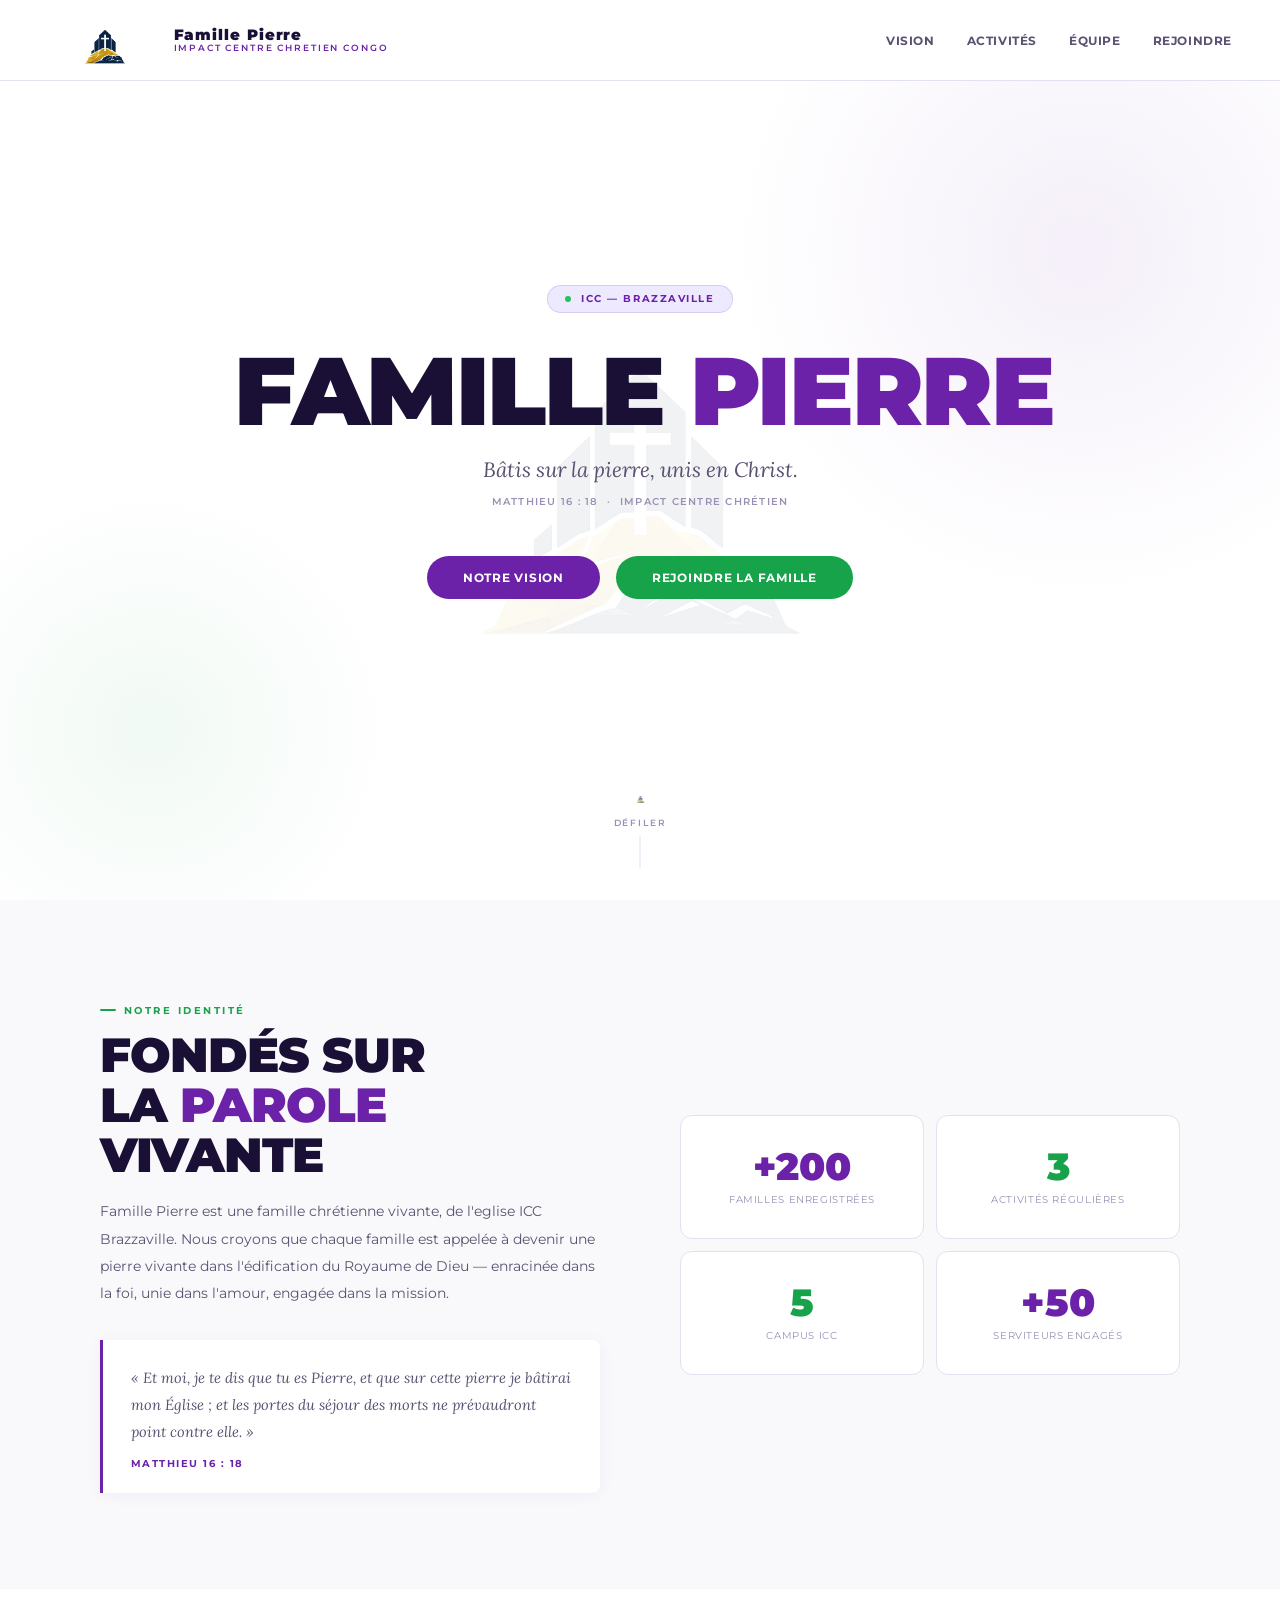
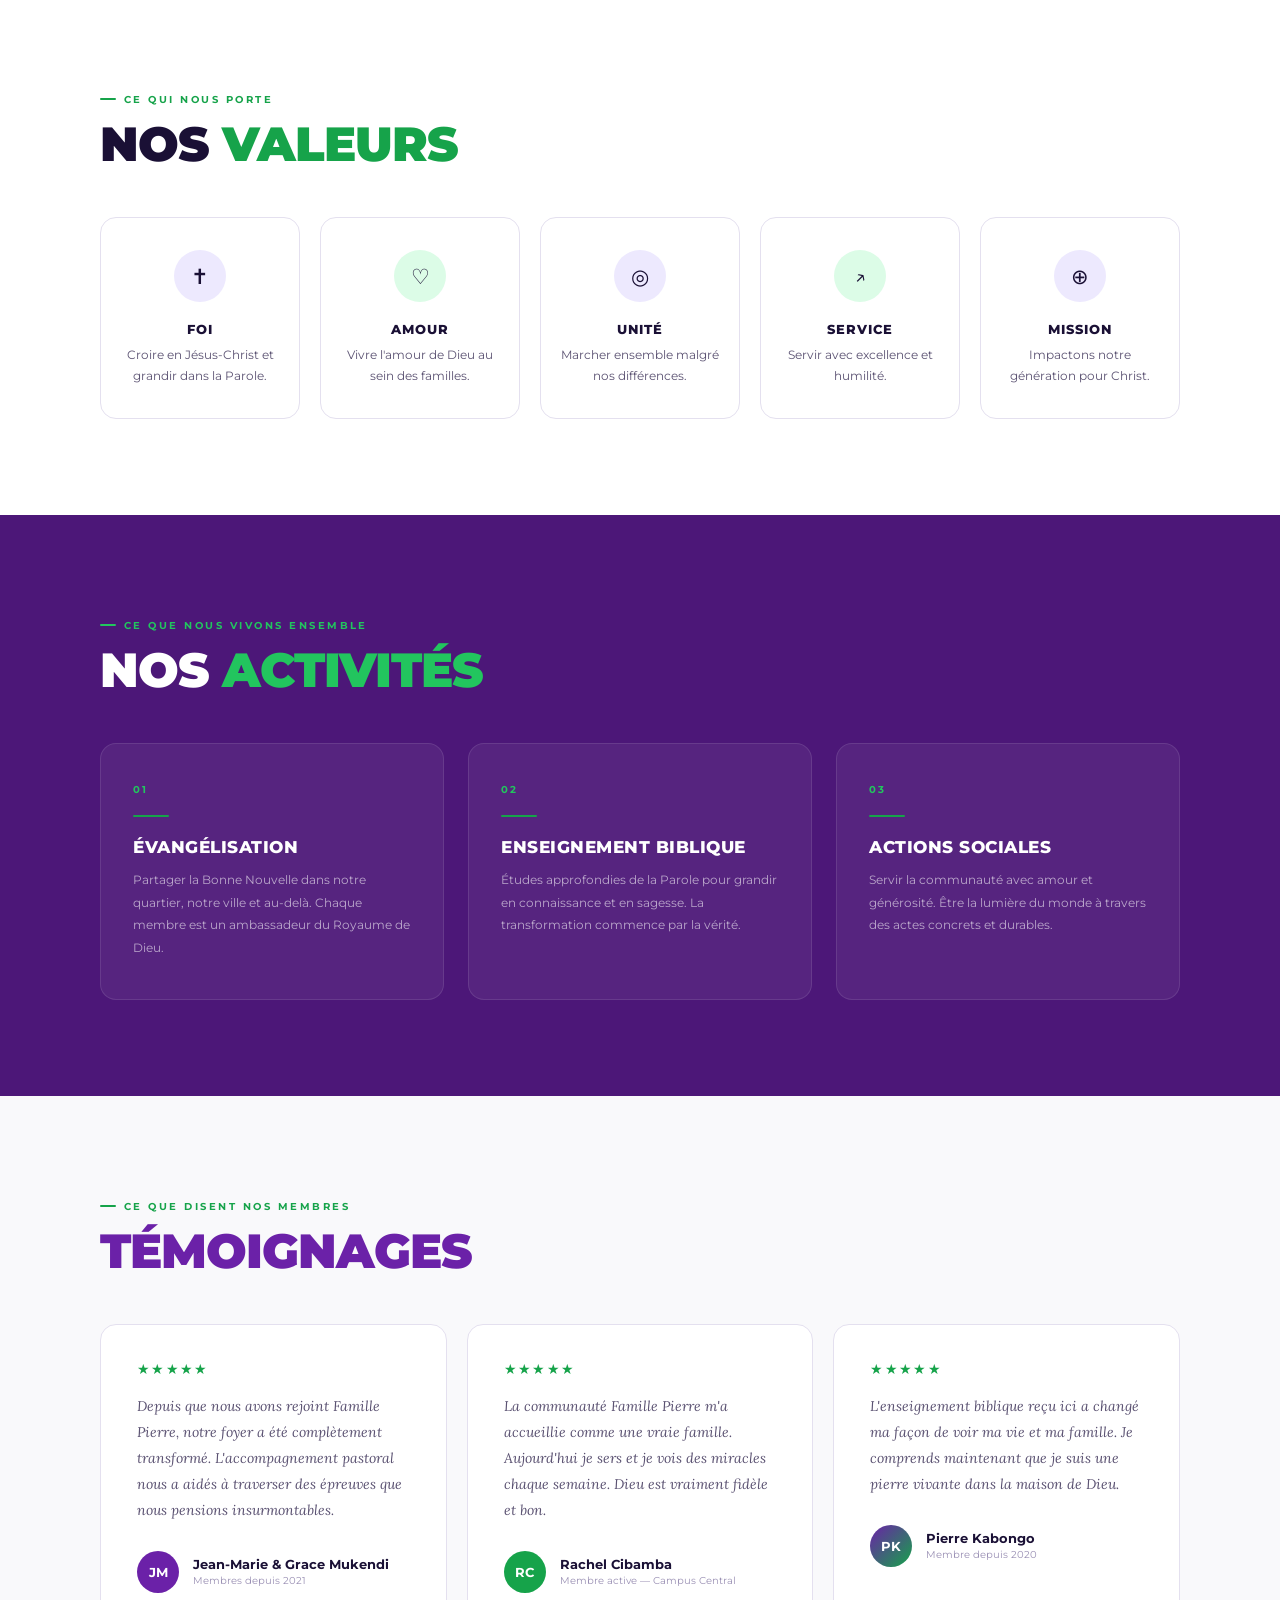
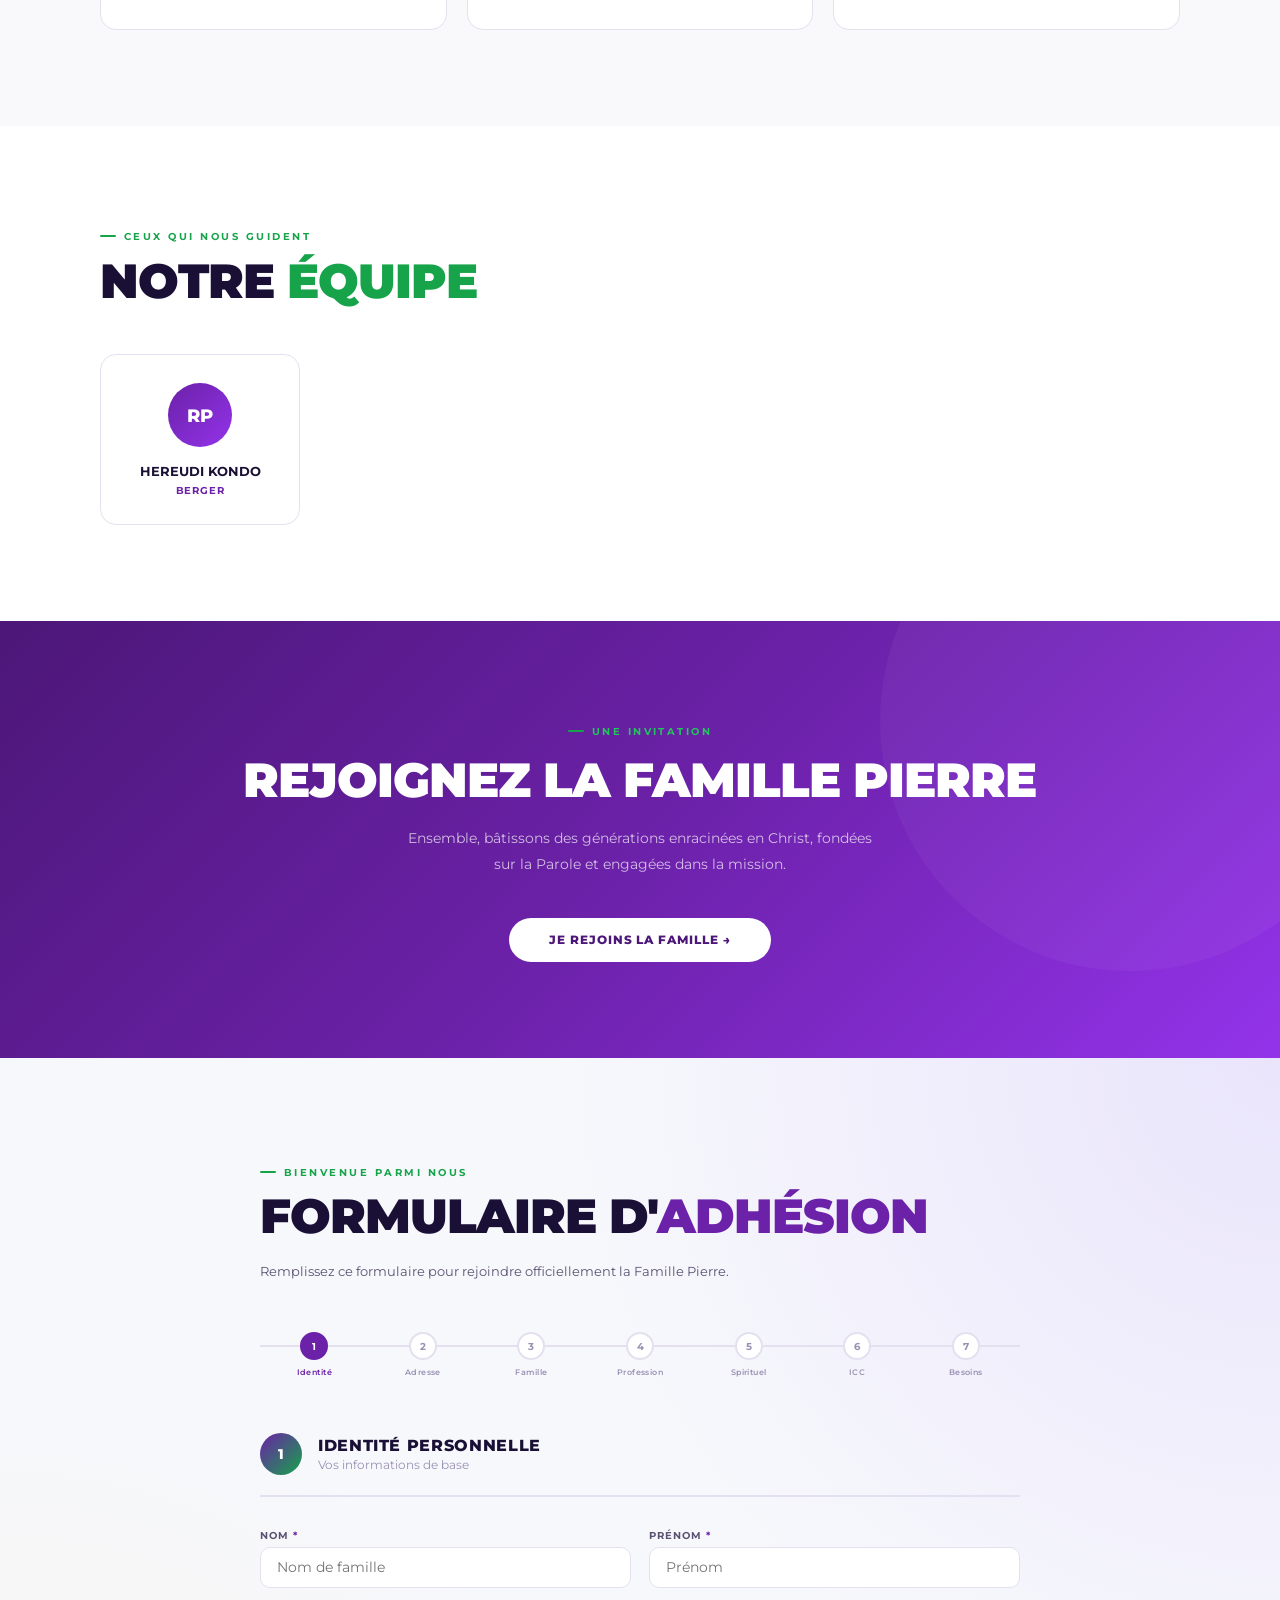
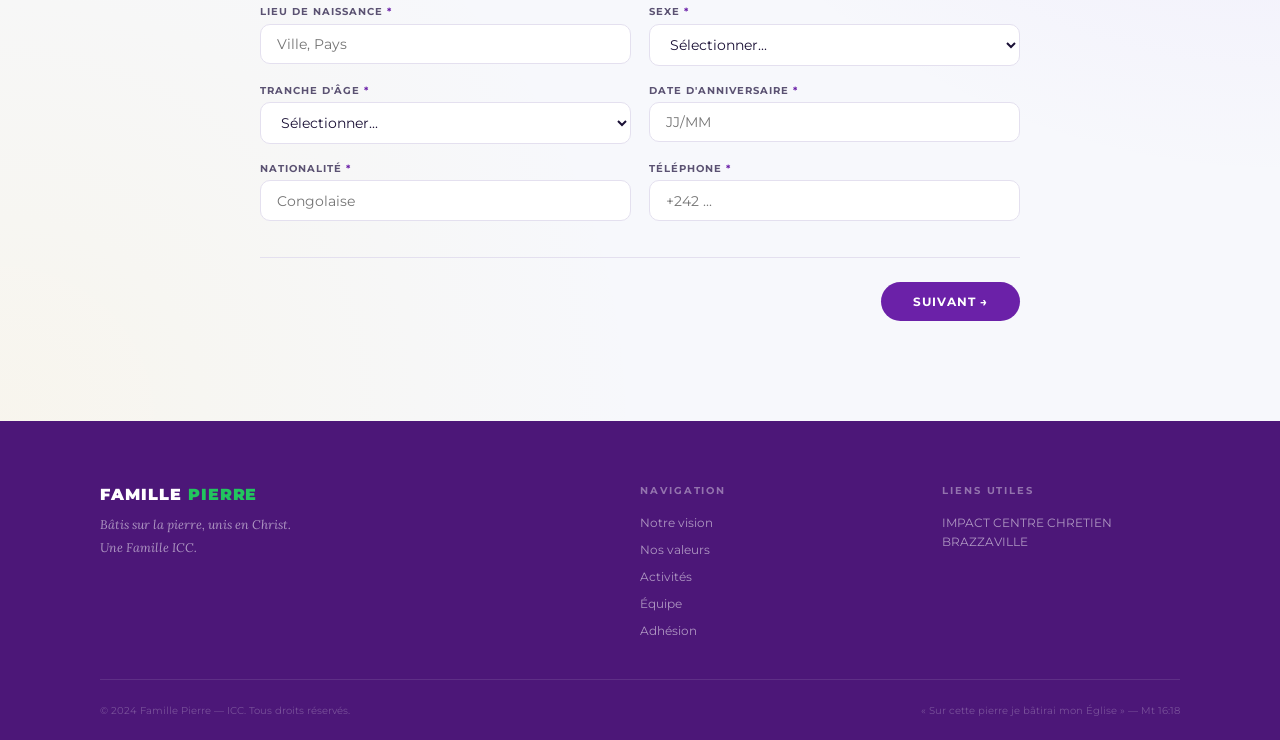
<file: index.html>
<!DOCTYPE html>
<html lang="fr">
<head>
<meta charset="UTF-8">
<meta name="viewport" content="width=device-width, initial-scale=1.0">
<title>Famille Pierre – Bâtis sur la pierre, unis en Christ</title>
<link href="https://fonts.googleapis.com/css2?family=Montserrat:wght@400;500;600;700;800;900&family=Lora:ital,wght@0,400;1,400&display=swap" rel="stylesheet">
<link rel="stylesheet" href="style.css">
</head>
<body>

<!-- ── NAV ── -->
<nav id="nav">
  <div class="nav-brand">
    <img src="images/logo.png" alt="Logo Famille Pierre" class="nav-logo-icon">
    <div class="nav-brand-text">
      <strong>Famille Pierre</strong>
      <span>IMPACT CENTRE CHRETIEN CONGO</span>
    </div>
  </div>
  <div class="nav-links">
    <a href="#vision">Vision</a>
    <a href="#activites">Activités</a>
    <a href="#equipe">Équipe</a>
    <a href="#adhesion">Rejoindre</a>
  </div>
</nav>

<!-- ── HERO ── -->
<section class="hero" id="accueil">
  <!-- Image de fond : église bâtie sur la pierre -->
  <div class="hero-bg-image">
    <img src="images/logo.png" alt="">
  </div>

  <div class="hero-body">
    <div class="hero-badge">ICC — Brazzaville </div>
    <h1 class="hero-title">
      FAMILLE <span class="vio">PIERRE</span>
    </h1>
    <p class="hero-sub">Bâtis sur la pierre, unis en Christ.</p>
    <p class="hero-verse">Matthieu 16 : 18 &nbsp;·&nbsp; Impact Centre Chrétien</p>
    <div class="hero-btns">
      <a href="#vision" class="btn-vio">Notre vision</a>
      <a href="#adhesion" class="btn-vert">Rejoindre la famille</a>
    </div>
  </div>

  <div class="hero-scroll">
    <img src="images/logo.png" alt="" class="hero-scroll-icon">
    <span>Défiler</span>
  </div>
</section>
<!-- ── VISION ── -->
<section class="vision" id="vision">
  <div class="inner vision-grid">
    <div>
      <div class="s-tag">Notre identité</div>
      <h2 class="ttl">Fondés sur<br>la <span class="vio">Parole</span> vivante</h2>
      <p class="lead">Famille Pierre est une famille chrétienne vivante, de l'eglise ICC Brazzaville. Nous croyons que chaque famille est appelée à devenir une pierre vivante dans l'édification du Royaume de Dieu — enracinée dans la foi, unie dans l'amour, engagée dans la mission.</p>
      <div class="vision-quote">
        <p>« Et moi, je te dis que tu es Pierre, et que sur cette pierre je bâtirai mon Église ; et les portes du séjour des morts ne prévaudront point contre elle. »</p>
        <cite>Matthieu 16 : 18</cite>
      </div>
    </div>
    <div class="vision-nums">
      <div class="vnum"><strong>+200</strong><span>Familles enregistrées</span></div>
      <div class="vnum g"><strong>3</strong><span>Activités régulières</span></div>
      <div class="vnum g"><strong>5</strong><span>Campus ICC</span></div>
      <div class="vnum"><strong>+50</strong><span>Serviteurs engagés</span></div>
    </div>
  </div>
</section>

<!-- ── VALEURS ── -->
<section class="valeurs" id="valeurs">
  <div class="inner">
    <div class="s-tag">Ce qui nous porte</div>
    <h2 class="ttl">Nos <span class="vrt">valeurs</span></h2>
    <div class="val-grid">
      <div class="val-card">
        <div class="val-icon vi-vio">✝</div>
        <h3>Foi</h3>
        <p>Croire en Jésus-Christ et grandir dans la Parole.</p>
      </div>
      <div class="val-card">
        <div class="val-icon vi-vrt">♡</div>
        <h3>Amour</h3>
        <p>Vivre l'amour de Dieu au sein des familles.</p>
      </div>
      <div class="val-card">
        <div class="val-icon vi-vio">◎</div>
        <h3>Unité</h3>
        <p>Marcher ensemble malgré nos différences.</p>
      </div>
      <div class="val-card">
        <div class="val-icon vi-vrt">↗</div>
        <h3>Service</h3>
        <p>Servir avec excellence et humilité.</p>
      </div>
      <div class="val-card">
        <div class="val-icon vi-vio">⊕</div>
        <h3>Mission</h3>
        <p>Impactons notre génération pour Christ.</p>
      </div>
    </div>
  </div>
</section>

<!-- ── ACTIVITÉS ── -->
<section class="activites" id="activites">
  <div class="inner">
    <div class="s-tag">Ce que nous vivons ensemble</div>
    <h2 class="ttl" style="color:var(--blanc);">Nos <span style="color:var(--vert-l);">activités</span></h2>
    <div class="act-grid">
      <div class="act-card">
        <div class="act-num">01</div>
        <div class="act-line"></div>
        <h3>Évangélisation</h3>
        <p>Partager la Bonne Nouvelle dans notre quartier, notre ville et au-delà. Chaque membre est un ambassadeur du Royaume de Dieu.</p>
      </div>
      <div class="act-card">
        <div class="act-num">02</div>
        <div class="act-line"></div>
        <h3>Enseignement biblique</h3>
        <p>Études approfondies de la Parole pour grandir en connaissance et en sagesse. La transformation commence par la vérité.</p>
      </div>
      <div class="act-card">
        <div class="act-num">03</div>
        <div class="act-line"></div>
        <h3>Actions sociales</h3>
        <p>Servir la communauté avec amour et générosité. Être la lumière du monde à travers des actes concrets et durables.</p>
      </div>
    </div>
  </div>
</section>

<!-- ── TÉMOIGNAGES ── -->
<section class="temoignages" id="temoignages">
  <div class="inner">
    <div class="s-tag">Ce que disent nos membres</div>
    <h2 class="ttl"><span class="vio">Témoignages</span></h2>
    <div class="temo-grid">
      <div class="temo-card">
        <div class="temo-stars">★★★★★</div>
        <p class="temo-txt">Depuis que nous avons rejoint Famille Pierre, notre foyer a été complètement transformé. L'accompagnement pastoral nous a aidés à traverser des épreuves que nous pensions insurmontables.</p>
        <div class="temo-author">
          <div class="temo-av av-vio">JM</div>
          <div><div class="temo-name">Jean-Marie & Grace Mukendi</div><div class="temo-role">Membres depuis 2021</div></div>
        </div>
      </div>
      <div class="temo-card">
        <div class="temo-stars">★★★★★</div>
        <p class="temo-txt">La communauté Famille Pierre m'a accueillie comme une vraie famille. Aujourd'hui je sers et je vois des miracles chaque semaine. Dieu est vraiment fidèle et bon.</p>
        <div class="temo-author">
          <div class="temo-av av-vrt">RC</div>
          <div><div class="temo-name">Rachel Cibamba</div><div class="temo-role">Membre active — Campus Central</div></div>
        </div>
      </div>
      <div class="temo-card">
        <div class="temo-stars">★★★★★</div>
        <p class="temo-txt">L'enseignement biblique reçu ici a changé ma façon de voir ma vie et ma famille. Je comprends maintenant que je suis une pierre vivante dans la maison de Dieu.</p>
        <div class="temo-author">
          <div class="temo-av av-mix">PK</div>
          <div><div class="temo-name">Pierre Kabongo</div><div class="temo-role">Membre depuis 2020</div></div>
        </div>
      </div>
    </div>
  </div>
</section>

<!-- ── ÉQUIPE ── -->
<section class="equipe" id="equipe">
  <div class="inner">
    <div class="s-tag">Ceux qui nous guident</div>
    <h2 class="ttl">Notre <span class="vrt">équipe</span></h2>
    <div class="eq-grid">
      <div class="eq-card"><div class="eq-av" style="background:linear-gradient(135deg,var(--violet),var(--violet-l));">RP</div><div class="eq-name">HEREUDI KONDO</div><div class="eq-role">BERGER</div></div>
     
    </div>
  </div>
</section>

<!-- ── CTA ── -->
<section class="cta-section">
  <div class="inner" style="position:relative;z-index:2;">
    <div class="s-tag" style="color:var(--vert-l);justify-content:center;">Une invitation</div>
    <h2>Rejoignez la Famille Pierre</h2>
    <p>Ensemble, bâtissons des générations enracinées en Christ, fondées sur la Parole et engagées dans la mission.</p>
    <a href="#adhesion" class="btn-blanc">Je rejoins la famille →</a>
  </div>
</section>

<!-- ══════════════════════════════════
     FORMULAIRE D'ADHÉSION
══════════════════════════════════ -->
<section class="adhesion" id="adhesion">
  <div class="form-wrap">
    <div style="margin-bottom:3rem;">
      <div class="s-tag">Bienvenue parmi nous</div>
      <h2 class="ttl">Formulaire d'<span class="vio">adhésion</span></h2>
      <p style="color:var(--texte-m);font-size:.82rem;line-height:1.85;margin-top:.75rem;max-width:500px;">
        Remplissez ce formulaire pour rejoindre officiellement la Famille Pierre.
      </p>
    </div>

    <div class="prog-bar" id="progBar">
      <div class="prog-track" id="progTrack" style="width:0%;"></div>
      <div class="prog-step active" onclick="gotoStep(1)"><div class="prog-dot">1</div><div class="prog-lbl">Identité</div></div>
      <div class="prog-step" onclick="gotoStep(2)"><div class="prog-dot">2</div><div class="prog-lbl">Adresse</div></div>
      <div class="prog-step" onclick="gotoStep(3)"><div class="prog-dot">3</div><div class="prog-lbl">Famille</div></div>
      <div class="prog-step" onclick="gotoStep(4)"><div class="prog-dot">4</div><div class="prog-lbl">Profession</div></div>
      <div class="prog-step" onclick="gotoStep(5)"><div class="prog-dot">5</div><div class="prog-lbl">Spirituel</div></div>
      <div class="prog-step" onclick="gotoStep(6)"><div class="prog-dot">6</div><div class="prog-lbl">ICC</div></div>
      <div class="prog-step" onclick="gotoStep(7)"><div class="prog-dot">7</div><div class="prog-lbl">Besoins</div></div>
    </div>

    <!-- ÉTAPE 1 -->
   <div class="f-step active" id="fs-1">
  <div class="step-hd"><div class="step-badge">1</div><div><h3>Identité personnelle</h3><p>Vos informations de base</p></div></div>
  <div class="fgap-row"><div class="fg"><label>Nom <span class="req">*</span></label><input type="text" id="f_nom" placeholder="Nom de famille">
  </div>
  <div class="fg"><label>Prénom <span class="req">*</span></label><input type="text" id="f_prenom" placeholder="Prénom"></div></div>
  <div class="fgap-row">
    <div class="fg"><label>Lieu de naissance <span class="req">*</span></label><input type="text" id="f_lieu_nais" placeholder="Ville, Pays">
    </div>
    <div class="fg"><label>Sexe <span class="req">*</span></label><select id="f_sexe"><option value="">Sélectionner...</option><option>Masculin</option><option>Féminin</option></select></div>
  </div>
  <div class="fgap-row">
    <div class="fg"><label>Tranche d'âge <span class="req">*</span></label>
      <select id="f_tranche_age">
        <option value="">Sélectionner...</option>
        <option>18-24</option>
        <option>25-30</option>
        <option>31-35</option>
        <option>36-42</option>
        <option>43-50</option>
        <option>50 et plus</option>
      </select>
    </div>
    <div class="fg">
<label>Date d'anniversaire <span class="req">*</span></label>
<input
    type="text"
    id="f_dob"
    name="anniversaire"
    placeholder="JJ/MM"
    pattern="^(0[1-9]|[12][0-9]|3[01])\/(0[1-9]|1[0-2])$">
</div>
  </div>
  <div class="fgap-row">
  <div class="fg"><label>Nationalité <span class="req">*</span></label><input type="text"
     id="f_nationalite" placeholder="Congolaise" pattern="^(0[1-9]|[12][0-9]|3[01])\/(0[1-9]|1[0-2])$">
</div>
  <div class="fg"><label>Téléphone <span class="req">*</span></label><input type="tel" id="f_tel" placeholder="+242 ..."></div>
</div>
  <div class="form-nav"><span></span><button class="btn-form-next" onclick="nextStep(1)">Suivant →</button></div>
</div>
    <!-- ÉTAPE 2 -->
    <div class="f-step" id="fs-2">
      <div class="step-hd"><div class="step-badge">2</div><div><h3>Adresse</h3><p>Votre lieu de résidence</p></div></div>
      <div class="fgap-row"><div class="fg"><label>Pays <span class="req">*</span></label><select id="f_pays"><option value="">Sélectionner...</option><option>Congo Brazzaville</option><option>RDC</option><option>Angola</option><option>Autre</option></select></div>
      <div class="fg"><label>Ville <span class="req">*</span></label><input type="text" id="f_ville" placeholder="Ex : Brazzaville"></div></div>
      <div class="fgap-row"><div class="fg"><label>Commune</label><input type="text" id="f_commune" placeholder="Ex : Bacongo"></div>
      <div class="fg"><label>Quartier</label><input type="text" id="f_quartier" placeholder="Ex : Moukoundzi-Ngouaka"></div></div>
      <div class="fg" style="margin-bottom:1.1rem;"><label>Adresse complète</label><input type="text" id="f_adresse" placeholder="Numéro, avenue, références..."></div>
      <div class="form-nav"><button class="btn-form-prev" onclick="prevStep(2)">← Retour</button><button class="btn-form-next" onclick="nextStep(2)">Suivant →</button></div>
    </div>

    <!-- ÉTAPE 3 -->
    <div class="f-step" id="fs-3">
      <div class="step-hd"><div class="step-badge">3</div><div><h3>Situation familiale</h3><p>Votre foyer</p></div></div>
      <div class="fg" style="margin-bottom:1.1rem;">
        <label>Situation matrimoniale <span class="req">*</span></label>
        <div class="cb-group">
          <label class="cb-item"><input type="radio" name="matr" value="Célibataire"><span>Célibataire</span></label>
          <label class="cb-item"><input type="radio" name="matr" value="Fiancé(e)"><span>Fiancé(e)</span></label>
          <label class="cb-item"><input type="radio" name="matr" value="Marié(e)"><span>Marié(e)</span></label>
          <label class="cb-item"><input type="radio" name="matr" value="Veuf(ve)"><span>Veuf(ve)</span></label>
          <label class="cb-item"><input type="radio" name="matr" value="Divorcé(e)"><span>Divorcé(e)</span></label>
        </div>
      </div>
      <div class="form-nav"><button class="btn-form-prev" onclick="prevStep(3)">← Retour</button><button class="btn-form-next" onclick="nextStep(3)">Suivant →</button></div>
    </div>

    <!-- ÉTAPE 4 -->
    <div class="f-step" id="fs-4">
      <div class="step-hd"><div class="step-badge">4</div><div><h3>Situation professionnelle</h3><p>Votre vie professionnelle</p></div></div>
      <div class="fgap-row"><div class="fg"><label>Profession</label><input type="text" id="f_prof" placeholder="Ex : Médecin, Enseignant..."></div>
      </div>
      <div class="fg" style="margin-bottom:1.1rem;"><label>Statut professionnel</label>
        <div class="cb-group">
          <label class="cb-item"><input type="radio" name="statut_pro" value="Employé(e)"><span>Employé(e)</span></label>
          <label class="cb-item"><input type="radio" name="statut_pro" value="Entrepreneur"><span>Entrepreneur</span></label>
          <label class="cb-item"><input type="radio" name="statut_pro" value="Étudiant(e)"><span>Étudiant(e)</span></label>
          <label class="cb-item"><input type="radio" name="statut_pro" value="Sans emploi"><span>Sans emploi</span></label>
          <label class="cb-item"><input type="radio" name="statut_pro" value="Retraité(e)"><span>Retraité(e)</span></label>
        </div>
      </div>
      <div class="form-nav"><button class="btn-form-prev" onclick="prevStep(4)">← Retour</button><button class="btn-form-next" onclick="nextStep(4)">Suivant →</button></div>
    </div>

    <!-- ÉTAPE 5 -->
    <div class="f-step" id="fs-5">
      <div class="step-hd"><div class="step-badge">5</div><div><h3>Parcours spirituel</h3><p>Votre cheminement avec Dieu</p></div></div>
      <div class="fgap-row">
        <div class="fg"><label>Êtes-vous né(e) de nouveau ?</label><div class="cb-group"><label class="cb-item"><input type="radio" name="nv" value="Oui"><span>Oui</span></label><label class="cb-item"><input type="radio" name="nv" value="Non"><span>Non</span></label></div></div>
        <div class="fg"><label>Date de conversion</label><input type="date" id="f_conv"></div>
      </div>
      <div class="fgap-row" style="margin-top:1.1rem;">
        <div class="fg"><label>Êtes-vous baptisé(e) ?</label><div class="cb-group"><label class="cb-item"><input type="radio" name="bap" value="Oui"><span>Oui</span></label><label class="cb-item"><input type="radio" name="bap" value="Non"><span>Non</span></label></div></div>
        <div class="fg"><label>Date du baptême</label><input type="date" id="f_bap_date"></div>
      </div>
      <div class="fg" style="margin-top:1.1rem;margin-bottom:1.1rem;"><label>Avez-vous reçu le Baptême du Saint-Esprit ?</label>
        <div class="cb-group"><label class="cb-item"><input type="radio" name="esprit" value="Oui"><span>Oui</span></label><label class="cb-item"><input type="radio" name="esprit" value="Non"><span>Non</span></label><label class="cb-item"><input type="radio" name="esprit" value="Je ne sais pas"><span>Je ne sais pas</span></label></div>
      </div>
      <div class="form-nav"><button class="btn-form-prev" onclick="prevStep(5)">← Retour</button><button class="btn-form-next" onclick="nextStep(5)">Suivant →</button></div>
    </div>

    <!-- ÉTAPE 6 -->
    <div class="f-step" id="fs-6">
      <div class="step-hd"><div class="step-badge">6</div>
      <div><h3>Parcours ICC</h3><p>Votre intégration au ministère</p></div></div>
      <div class="fgap-row"><div class="fg"><label>Date d'arrivée à ICC</label><input type="date" id="f_icc_date"></div><div class="fg"><label>Campus</label><select id="f_campus"><option value="">Choisir...</option><option>La Base </option><option>Talangaï</option><option>Mafouta</option><option>kinsoundi</option><option>Kombo</option><option>Matour</option></select></div></div>
      <div class="fgap-row"><div class="fg"><label>Ministere fréquenté</label><select id="f_dept"><option value="">Choisir...</option><option>MAIPJ</option><option>MEBF</option><option>MEM</option><option>MIM</option><option>MOS</option><option>MCOM</option><option>Ministère de la Louange</option><option>Ministère de la Prière</option><option>MSOSH</option>
        <option>MTP</option><option>MCEP</option><option>MCDM</option>
        <option>MFI</option><option>MSI</option><option>MHI</option>
        <option>MJI</option><option>Ministère des Soins Pastoraux</option>
        <option>Ministère des Soins Pastoraux</option>
        <option>MNM</option>
         <option>MSTAR</option>
           <option>MSA</option>
             <option>MIJ</option>
               <option>SG</option>
      </select></div><div class="fg"><label>Departement</label><input type="text" id="f_cellule" placeholder="Nom de votre cellule"></div></div>
      <div class="form-nav"><button class="btn-form-prev" onclick="prevStep(6)">← Retour</button><button class="btn-form-next" onclick="nextStep(6)">Suivant →</button></div>
    </div>

    <!-- ÉTAPE 7 -->
    <div class="f-step" id="fs-7">
      <div class="step-hd"><div class="step-badge">7</div><div><h3>Besoins & Prière</h3><p>Comment pouvons-nous vous accompagner ?</p></div></div>
      <div class="fg" style="margin-bottom:1.1rem;"><label>Sujets de prière</label><textarea id="f_priere" placeholder="Partagez vos sujets de prière (confidentiel — lu uniquement par votre responsable)..."></textarea></div>
      <div class="fg" style="margin-bottom:1.1rem;"><label>Désirez vous un enetretien avec le berger ?</label>
        <div class="cb-group">
          <label class="cb-item"><input type="radio" name="berger" value="Oui"><span>Oui</span></label>
          <label class="cb-item"><input type="radio" name="berger" value="Non"><span>Non</span></label>
        </div>
      </div>
      <div class="fg" style="margin-bottom:1.1rem;"><label>Commentaires libres</label><textarea id="f_comment" placeholder="Tout ce que vous souhaitez partager à votre communauté..."></textarea></div>

      <div id="sendingMsg">⏳ Envoi en cours, veuillez patienter...</div>
      <div id="errorMsg"></div>

      <div class="form-nav">
        <button class="btn-form-prev" onclick="prevStep(7)">← Retour</button>
        <button class="btn-form-next" id="submitBtn" style="background:linear-gradient(135deg,var(--violet),var(--vert));" onclick="submitForm()">✓ Rejoindre la famille</button>
      </div>
    </div>

    <!-- SUCCÈS -->
   <div class="success-box" id="successBox">
  <div class="suc-icon">✝</div>
  <h3>Bienvenue dans la Famille Pierre, <span id="successName"></span> !</h3>
  <p>Votre inscription a bien été enregistrée dans notre base de données.<br>Un responsable vous contactera très prochainement pour vous accueillir.<br><br><em>« Ensemble, bâtissons des générations enracinées en Christ. »</em></p>
</div>
  </div>
</section>

<!-- ── FOOTER ── -->
<footer>
  <div class="ft-inner">
    <div class="ft-grid">
      <div>
        <div class="ft-name">FAMILLE <span>PIERRE</span></div>
        <p class="ft-tag">Bâtis sur la pierre, unis en Christ.<br>Une Famille  ICC.</p>
      </div>
      <div class="ft-col">
        <h4>Navigation</h4>
        <ul>
          <li><a href="#vision">Notre vision</a></li>
          <li><a href="#valeurs">Nos valeurs</a></li>
          <li><a href="#activites">Activités</a></li>
          <li><a href="#equipe">Équipe</a></li>
          <li><a href="#adhesion">Adhésion</a></li>
        </ul>
      </div>
      <div class="ft-col">
        <h4>Liens utiles</h4>
        <ul>
          <li><a href="https://impactcentrechretien.com" target="_blank">IMPACT CENTRE CHRETIEN BRAZZAVILLE</a></li>
        </ul>
      </div>
    </div>
    <div class="ft-bottom">
      <span>© 2024 Famille Pierre — ICC. Tous droits réservés.</span>
      <span>« Sur cette pierre je bâtirai mon Église » — Mt 16:18</span>
    </div>
  </div>
</footer>
<script src="supabase.js"></script>
<script src="script.js"></script>
</body>
</html>
</file>
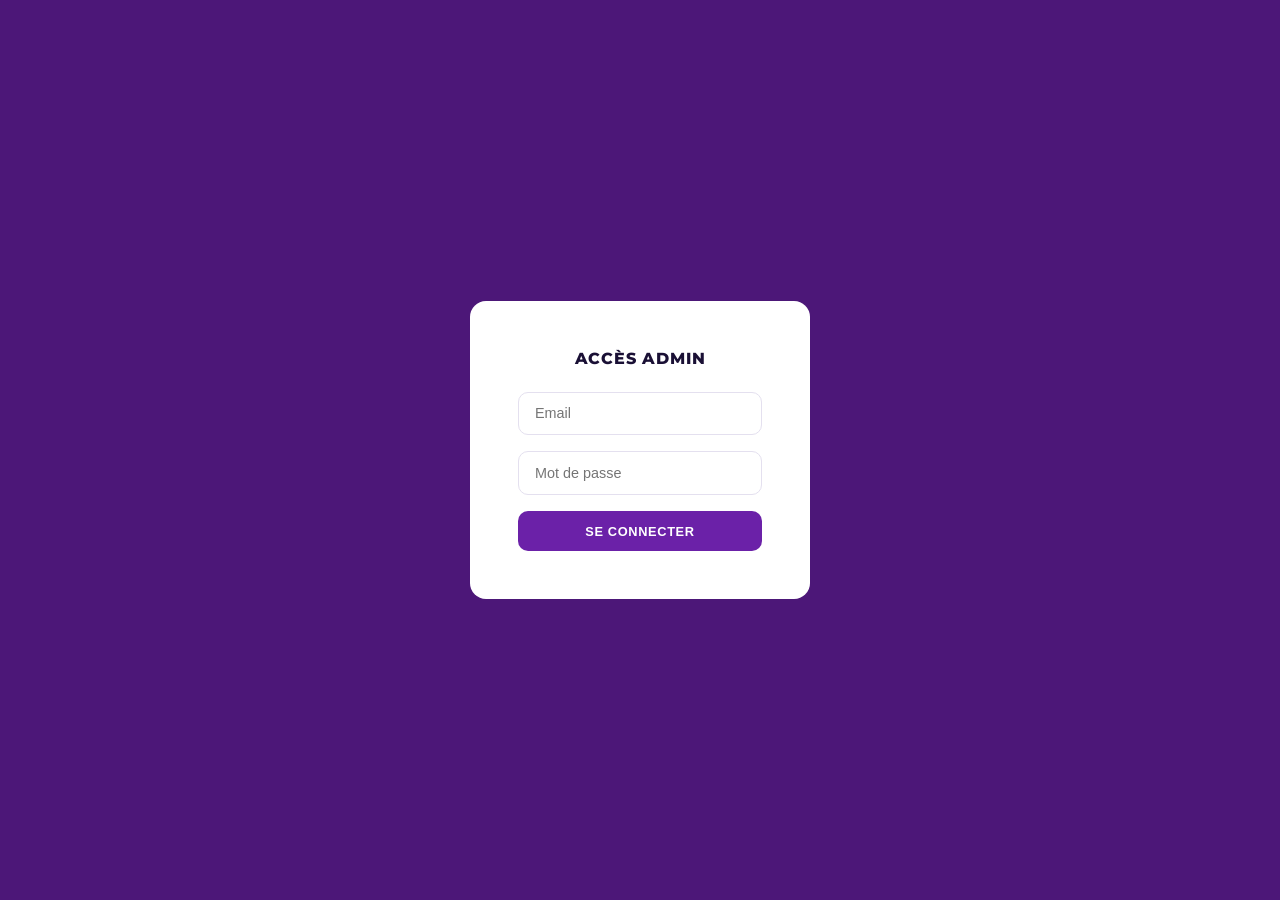
<file: admin.html>
<!DOCTYPE html>
<html lang="fr">
<head>
<meta charset="UTF-8">
<meta name="viewport" content="width=device-width, initial-scale=1.0">
<title>Admin — Famille Pierre</title>
<link href="https://fonts.googleapis.com/css2?family=Montserrat:wght@400;500;600;700;800;900&display=swap" rel="stylesheet">
<style>
:root{
  --violet:#6B21A8;--violet-d:#4C1778;--vert:#16A34A;--vert-l:#22C55E;
  --blanc:#FFFFFF;--gris-f:#F9F9FB;--gris-d:#E4E0EF;
  --texte:#1A1035;--texte-m:#5B5272;--texte-l:#9A90B4;
}
*{margin:0;padding:0;box-sizing:border-box;}
body{font-family:'Montserrat',sans-serif;background:var(--gris-f);color:var(--texte);}

#lockScreen{min-height:100vh;display:flex;align-items:center;justify-content:center;background:var(--violet-d);}
.lock-box{background:var(--blanc);padding:3rem;border-radius:16px;text-align:center;max-width:340px;width:90%;}
.lock-box h2{font-size:1rem;font-weight:800;text-transform:uppercase;letter-spacing:.05em;margin-bottom:1.5rem;}
.lock-box input{width:100%;padding:.8rem 1rem;border:1.5px solid var(--gris-d);border-radius:10px;font-size:.9rem;margin-bottom:1rem;outline:none;}
.lock-box input:focus{border-color:var(--violet);}
.lock-box button{width:100%;padding:.8rem;background:var(--violet);color:#fff;border:none;border-radius:10px;font-weight:700;font-size:.8rem;letter-spacing:.05em;text-transform:uppercase;cursor:pointer;}
.lock-box button:hover{background:var(--violet-d);}
.lock-box button:disabled{opacity:.5;cursor:not-allowed;}
#lockError{color:#dc2626;font-size:.75rem;margin-top:.75rem;display:none;}

#dashboard{display:none;padding:2rem;max-width:1200px;margin:0 auto;}
header{display:flex;justify-content:space-between;align-items:center;margin-bottom:2rem;}
header h1{font-size:1.3rem;font-weight:900;text-transform:uppercase;}
header h1 span{color:var(--violet);}
.btn-logout{background:transparent;border:1.5px solid var(--gris-d);border-radius:100px;padding:.5rem 1.2rem;font-size:.7rem;font-weight:700;text-transform:uppercase;cursor:pointer;color:var(--texte-m);}

.kpi-grid{display:grid;grid-template-columns:repeat(auto-fit,minmax(150px,1fr));gap:1rem;margin-bottom:2rem;}
.kpi{background:var(--blanc);border:1px solid var(--gris-d);border-radius:12px;padding:1.5rem;}
.kpi strong{display:block;font-size:2rem;font-weight:900;color:var(--violet);}
.kpi span{font-size:.62rem;color:var(--texte-l);text-transform:uppercase;letter-spacing:.05em;}

.charts-row{display:grid;grid-template-columns:1fr 1fr;gap:1.5rem;margin-bottom:2rem;}
.chart-card{background:var(--blanc);border:1px solid var(--gris-d);border-radius:12px;padding:1.5rem;}
.chart-card h3{font-size:.7rem;text-transform:uppercase;letter-spacing:.08em;color:var(--texte-l);margin-bottom:1rem;}
.chart-card canvas{max-height:220px;}

.toolbar{display:flex;gap:.75rem;margin-bottom:1rem;flex-wrap:wrap;}
.toolbar input{flex:1;min-width:200px;padding:.6rem 1rem;border:1.5px solid var(--gris-d);border-radius:8px;font-size:.8rem;outline:none;}
.toolbar input:focus{border-color:var(--violet);}
.btn-export{background:var(--vert);color:#fff;border:none;border-radius:8px;padding:.6rem 1.2rem;font-size:.72rem;font-weight:700;text-transform:uppercase;cursor:pointer;}
.btn-export:hover{background:#15803d;}

.table-wrap{background:var(--blanc);border:1px solid var(--gris-d);border-radius:12px;overflow:auto;max-height:500px;}
table{width:100%;border-collapse:collapse;font-size:.78rem;}
th{position:sticky;top:0;background:var(--gris-f);text-align:left;padding:.7rem 1rem;font-size:.62rem;text-transform:uppercase;color:var(--texte-l);border-bottom:1px solid var(--gris-d);}
td{padding:.7rem 1rem;border-bottom:1px solid var(--gris-f);color:var(--texte-m);white-space:nowrap;}
tr:hover td{background:var(--gris-f);}
#loadingMsg,#emptyMsg{text-align:center;padding:2rem;color:var(--texte-l);font-size:.8rem;}
</style>
</head>
<body>

<div id="lockScreen">
  <div class="lock-box">
    <h2>Accès Admin</h2>
    <input type="email" id="emailInput" placeholder="Email">
    <input type="password" id="pwdInput" placeholder="Mot de passe">
    <button id="loginBtn">Se connecter</button>
    <div id="lockError">Email ou mot de passe incorrect.</div>
  </div>
</div>

<div id="dashboard">
  <header>
    <h1>FAMILLE <span>PIERRE</span> — Admin</h1>
    <button class="btn-logout" id="logoutBtn">Déconnexion</button>
  </header>

  <div class="kpi-grid" id="kpiGrid"></div>

  <div class="charts-row">
    <div class="chart-card"><h3>Répartition par campus</h3><canvas id="chartCampus"></canvas></div>
    <div class="chart-card"><h3>Répartition par sexe</h3><canvas id="chartSexe"></canvas></div>
  </div>

  <div class="toolbar">
    <input type="text" id="searchInput" placeholder="Rechercher un membre (nom, téléphone, ville...)">
    <button class="btn-export" id="exportBtn">⬇ Exporter en CSV</button>
  </div>

  <div class="table-wrap">
    <div id="loadingMsg">Chargement...</div>
    <div id="emptyMsg" style="display:none;">Aucun membre trouvé.</div>
    <table id="dataTable" style="display:none;">
      <thead>
        <tr><th>Date</th><th>Nom</th><th>Prénom</th><th>Sexe</th><th>Téléphone</th><th>Ville</th><th>Campus</th><th>Ministère</th><th>Situation</th></tr>
      </thead>
      <tbody id="tableBody"></tbody>
    </table>
  </div>
</div>

<script src="supabase.js"></script>
<script src="chart.js"></script>
<script src="auth.js"></script>
<script src="dashboard.js"></script>
<script>
// ══════════════════════════════════
// CONFIGURATION ET CÂBLAGE
// ══════════════════════════════════
const SUPABASE_URL = "https://ajwiojulraahleypksyk.supabase.co";
const SUPABASE_ANON_KEY = "sb_publishable_GIEx8wKmMOBB6_LD4BA8oQ_SZW8S3Az";

const supabaseClient = supabase.createClient(SUPABASE_URL, SUPABASE_ANON_KEY);
const auth = new AuthManager(supabaseClient);
const dashboard = new Dashboard(supabaseClient, 'membres_famille_pierre');
const el = {
  lockScreen: document.getElementById('lockScreen'),
  dashboard: document.getElementById('dashboard'),
  lockError: document.getElementById('lockError'),
  loginBtn: document.getElementById('loginBtn'),
  loadingMsg: document.getElementById('loadingMsg'),
  emptyMsg: document.getElementById('emptyMsg'),
  dataTable: document.getElementById('dataTable'),
  kpiGrid: document.getElementById('kpiGrid'),
  searchInput: document.getElementById('searchInput'),
  tableBody: document.getElementById('tableBody')
};

auth.onLogin = async () => {
  el.lockScreen.style.display = 'none';
  el.dashboard.style.display = 'block';

  const ok = await dashboard.load();
  el.loadingMsg.style.display = 'none';

  if (!ok || dashboard.isEmpty()) {
    el.emptyMsg.style.display = 'block';
    return;
  }

  el.dataTable.style.display = 'table';
  dashboard.renderKPIs(el.kpiGrid);
  dashboard.renderCharts(document.getElementById('chartCampus'), document.getElementById('chartSexe'));
  dashboard.renderTable(el.tableBody);
};

auth.onLogout = () => location.reload();

el.loginBtn.addEventListener('click', async () => {
  el.loginBtn.disabled = true; el.loginBtn.textContent = 'Connexion...';
  const result = await auth.login(
    document.getElementById('emailInput').value.trim(),
    document.getElementById('pwdInput').value
  );
  el.loginBtn.disabled = false; el.loginBtn.textContent = 'Se connecter';
  if (!result.success) {
    el.lockError.textContent = result.message;
    el.lockError.style.display = 'block';
  }
});

document.getElementById('logoutBtn').addEventListener('click', () => auth.logout());
el.searchInput.addEventListener('input', () => dashboard.renderTable(el.tableBody, el.searchInput.value));
document.getElementById('exportBtn').addEventListener('click', () => dashboard.exportCSV());

auth.checkExistingSession();
</script>
</body>
</html>
</file>
<file: style.css>
:root{
  --violet:    #6B21A8;
  --violet-d:  #4C1778;
  --violet-l:  #9333EA;
  --violet-xl: #EDE9FE;
  --vert:      #16A34A;
  --vert-l:    #22C55E;
  --vert-xl:   #DCFCE7;
  --blanc:     #FFFFFF;
  --gris-f:    #F9F9FB;
  --gris-b:    #F0EEF6;
  --gris-d:    #E4E0EF;
  --texte:     #1A1035;
  --texte-m:   #5B5272;
  --texte-l:   #9A90B4;
}
*{margin:0;padding:0;box-sizing:border-box;}
html{scroll-behavior:smooth;}
body{font-family:'Montserrat',sans-serif;background:var(--blanc);color:var(--texte);overflow-x:hidden;}

/* ── NAV ── */
nav{
  position:fixed;top:0;left:0;right:0;z-index:1000;
  display:flex;align-items:center;justify-content:space-between;
  padding:1rem 3rem;
  background:rgba(255,255,255,0.96);
  backdrop-filter:blur(14px);
  border-bottom:1px solid var(--gris-d);
  transition:padding .3s,box-shadow .3s;
}
nav.scrolled{box-shadow:0 2px 20px rgba(107,33,168,.08);}
.nav-brand{display:flex;align-items:center;gap:.75rem;}
.nav-logo-icon{
  height:48px;width:auto;
  object-fit:contain;
}
.nav-brand-text{display:flex;flex-direction:column;line-height:1.1;}
.nav-brand-text strong{font-size:.95rem;font-weight:900;letter-spacing:.06em;color:var(--texte);}
.nav-brand-text span{font-size:.58rem;font-weight:600;letter-spacing:.2em;text-transform:uppercase;color:var(--violet);}
.nav-links{display:flex;align-items:center;gap:2rem;}
.nav-links a{color:var(--texte-m);text-decoration:none;font-size:.75rem;font-weight:700;letter-spacing:.05em;text-transform:uppercase;transition:color .2s;}
.nav-links a:hover{color:var(--violet);}
.nav-cta{
  background:var(--violet);color:var(--blanc);padding:.55rem 1.4rem;
  border-radius:100px;font-size:.72rem;font-weight:800;letter-spacing:.06em;
  text-transform:uppercase;text-decoration:none;transition:background .2s;
}
.nav-cta:hover{background:var(--violet-d);}

/* ── HERO ── */
.hero{
  min-height:100vh;display:flex;align-items:center;justify-content:center;
  position:relative;overflow:hidden;background:var(--blanc);padding-top:5rem;
}
.hero::before{
  content:'';position:absolute;
  width:700px;height:700px;border-radius:50%;
  background:radial-gradient(circle, rgba(107,33,168,.07) 0%, transparent 70%);
  top:-100px;right:-150px;pointer-events:none;
}

.hero-bg-image{
  position:absolute;top:50%;left:50%;
  transform:translate(-50%,-50%);
  width:min(70vw,900px);
  opacity:.06;
  pointer-events:none;
  z-index:1;
}
.hero-bg-image img{width:100%;height:auto;display:block;}

.hero::after{
  content:'';position:absolute;
  width:500px;height:500px;border-radius:50%;
  background:radial-gradient(circle, rgba(22,163,74,.06) 0%, transparent 70%);
  bottom:-80px;left:-100px;pointer-events:none;
}
.hero-body{text-align:center;position:relative;z-index:2;padding:2rem 1.5rem;max-width:860px;}
.hero-badge{
  display:inline-flex;align-items:center;gap:.6rem;
  background:var(--violet-xl);color:var(--violet);
  padding:.4rem 1.1rem;border-radius:100px;
  font-size:.65rem;font-weight:700;letter-spacing:.15em;text-transform:uppercase;
  margin-bottom:2rem;border:1px solid rgba(107,33,168,.15);
}
.hero-badge::before{content:'';width:6px;height:6px;border-radius:50%;background:var(--vert-l);}
.hero-title{
  font-size:clamp(1.8rem,9vw,6rem);font-weight:900;line-height:.95;
  letter-spacing:-.025em;text-transform:uppercase;margin-bottom:1.25rem;color:var(--texte);
  white-space:nowrap;
}
.hero-title .vio{color:var(--violet);}
.hero-title .vrt{color:var(--vert);}
.hero-sub{
  font-family:'Lora',serif;font-style:italic;
  font-size:clamp(1rem,2.2vw,1.3rem);color:var(--texte-m);
  margin-bottom:.75rem;font-weight:400;
}
.hero-verse{
  font-size:.65rem;font-weight:600;letter-spacing:.12em;text-transform:uppercase;
  color:var(--texte-l);margin-bottom:3rem;
}
.hero-btns{display:flex;gap:1rem;justify-content:center;flex-wrap:wrap;}
.btn-vio{
  background:var(--violet);color:var(--blanc);padding:.875rem 2.25rem;
  border:none;border-radius:100px;font-family:'Montserrat',sans-serif;
  font-weight:700;font-size:.78rem;letter-spacing:.06em;text-transform:uppercase;
  cursor:pointer;text-decoration:none;transition:all .25s;
}
.btn-vio:hover{background:var(--violet-d);transform:translateY(-2px);}
.btn-vert{
  background:var(--vert);color:var(--blanc);padding:.875rem 2.25rem;
  border:none;border-radius:100px;font-family:'Montserrat',sans-serif;
  font-weight:700;font-size:.78rem;letter-spacing:.06em;text-transform:uppercase;
  cursor:pointer;text-decoration:none;transition:all .25s;
}
.btn-vert:hover{background:#15803d;transform:translateY(-2px);}
.btn-outline-vio{
  background:transparent;color:var(--violet);padding:.875rem 2.25rem;
  border:2px solid var(--violet);border-radius:100px;font-family:'Montserrat',sans-serif;
  font-weight:700;font-size:.78rem;letter-spacing:.06em;text-transform:uppercase;
  cursor:pointer;text-decoration:none;transition:all .25s;
}
.btn-outline-vio:hover{background:var(--violet);color:var(--blanc);}

.hero-deco{position:absolute;pointer-events:none;}
.deco-cercle{
  border-radius:50%;border:1px solid rgba(107,33,168,.1);
  animation:tourner 20s linear infinite;
}
@keyframes tourner{to{transform:rotate(360deg);}}

.hero-scroll{
  position:absolute;bottom:2rem;left:50%;transform:translateX(-50%);
  display:flex;flex-direction:column;align-items:center;gap:.5rem;
  animation:bob 2.5s ease-in-out infinite;
  z-index:2;
}
.hero-scroll-icon{width:22px;height:22px;object-fit:contain;opacity:.6;}
.hero-scroll span{font-size:.58rem;font-weight:600;color:var(--texte-l);letter-spacing:.2em;text-transform:uppercase;}
.hero-scroll::after{content:'';width:1px;height:32px;background:var(--gris-d);}
@keyframes bob{0%,100%{transform:translateX(-50%) translateY(0);}50%{transform:translateX(-50%) translateY(-5px);}}
/* ── COMMUNS ── */
section{padding:6rem 2rem;}
.inner{max-width:1080px;margin:0 auto;}
.s-tag{
  display:inline-flex;align-items:center;gap:.5rem;
  color:var(--vert);font-size:.62rem;font-weight:700;letter-spacing:.25em;text-transform:uppercase;
  margin-bottom:.85rem;
}
.s-tag::before{content:'';width:16px;height:2px;background:var(--vert);border-radius:2px;}
h2.ttl{
  font-size:clamp(2rem,4.5vw,3rem);font-weight:900;text-transform:uppercase;
  letter-spacing:-.02em;line-height:1.05;margin-bottom:1.1rem;color:var(--texte);
}
.vio{color:var(--violet);}
.vrt{color:var(--vert);}
p.lead{color:var(--texte-m);font-size:.9rem;line-height:1.9;max-width:540px;}

/* ── VISION ── */
.vision{background:var(--gris-f);}
.vision-grid{display:grid;grid-template-columns:1fr 1fr;gap:5rem;align-items:center;}
.vision-quote{
  border-left:3px solid var(--violet);padding:1.5rem 1.75rem;
  background:var(--blanc);margin-top:2rem;border-radius:0 8px 8px 0;
  box-shadow:0 2px 16px rgba(107,33,168,.06);
}
.vision-quote p{font-family:'Lora',serif;font-style:italic;color:var(--texte-m);line-height:1.85;font-size:.92rem;}
.vision-quote cite{display:block;margin-top:.75rem;color:var(--violet);font-size:.62rem;font-weight:700;letter-spacing:.15em;text-transform:uppercase;font-style:normal;}
.vision-nums{display:grid;grid-template-columns:1fr 1fr;gap:12px;}
.vnum{
  background:var(--blanc);border:1px solid var(--gris-d);border-radius:12px;
  padding:2rem 1.5rem;text-align:center;
  transition:box-shadow .2s;
}
.vnum:hover{box-shadow:0 4px 20px rgba(107,33,168,.1);}
.vnum strong{display:block;font-size:2.4rem;font-weight:900;line-height:1;color:var(--violet);}
.vnum.g strong{color:var(--vert);}
.vnum span{font-size:.65rem;color:var(--texte-l);letter-spacing:.06em;text-transform:uppercase;margin-top:.4rem;display:block;}

/* ── VALEURS ── */
.valeurs{background:var(--blanc);}
.val-grid{display:grid;grid-template-columns:repeat(5,1fr);gap:1.25rem;margin-top:3rem;}
.val-card{
  border:1px solid var(--gris-d);border-radius:16px;padding:2rem 1.25rem;
  text-align:center;transition:all .3s;cursor:default;background:var(--blanc);
}
.val-card:hover{border-color:var(--violet-l);box-shadow:0 6px 24px rgba(107,33,168,.1);transform:translateY(-3px);}
.val-icon{
  width:52px;height:52px;border-radius:50%;
  display:flex;align-items:center;justify-content:center;
  margin:0 auto 1.25rem;font-size:1.3rem;
}
.vi-vio{background:var(--violet-xl);}
.vi-vrt{background:var(--vert-xl);}
.val-card h3{font-size:.8rem;font-weight:800;text-transform:uppercase;letter-spacing:.08em;margin-bottom:.5rem;color:var(--texte);}
.val-card p{font-size:.75rem;color:var(--texte-m);line-height:1.7;}

/* ── ACTIVITÉS ── */
.activites{background:var(--violet-d);}
.activites .s-tag{color:var(--vert-l);}
.activites .s-tag::before{background:var(--vert-l);}
.activites h2.ttl{color:var(--blanc);}
.act-grid{display:grid;grid-template-columns:repeat(3,1fr);gap:1.5rem;margin-top:3rem;}
.act-card{
  background:rgba(255,255,255,.06);border:1px solid rgba(255,255,255,.1);
  border-radius:16px;padding:2.5rem 2rem;transition:all .3s;
}
.act-card:hover{background:rgba(255,255,255,.1);border-color:rgba(255,255,255,.2);transform:translateY(-3px);}
.act-num{font-size:.6rem;font-weight:700;color:var(--vert-l);letter-spacing:.2em;margin-bottom:1.25rem;}
.act-line{width:36px;height:2px;background:var(--vert);border-radius:2px;margin-bottom:1.25rem;}
.act-card h3{font-size:1.05rem;font-weight:800;text-transform:uppercase;letter-spacing:.03em;color:var(--blanc);margin-bottom:.75rem;}
.act-card p{font-size:.78rem;color:rgba(255,255,255,.6);line-height:1.8;}

/* ── TÉMOIGNAGES ── */
.temoignages{background:var(--gris-f);}
.temo-grid{display:grid;grid-template-columns:repeat(3,1fr);gap:1.25rem;margin-top:3rem;}
.temo-card{
  background:var(--blanc);border:1px solid var(--gris-d);border-radius:16px;
  padding:2.25rem;transition:box-shadow .25s;
}
.temo-card:hover{box-shadow:0 6px 28px rgba(107,33,168,.08);}
.temo-stars{color:var(--vert);font-size:.85rem;margin-bottom:1rem;letter-spacing:.1em;}
.temo-txt{
  font-family:'Lora',serif;font-style:italic;color:var(--texte-m);
  font-size:.88rem;line-height:1.85;margin-bottom:1.75rem;
}
.temo-author{display:flex;align-items:center;gap:.875rem;}
.temo-av{
  width:42px;height:42px;border-radius:50%;
  display:flex;align-items:center;justify-content:center;
  font-size:.8rem;font-weight:700;color:var(--blanc);flex-shrink:0;
}
.av-vio{background:var(--violet);}
.av-vrt{background:var(--vert);}
.av-mix{background:linear-gradient(135deg,var(--violet),var(--vert));}
.temo-name{font-size:.8rem;font-weight:700;color:var(--texte);}
.temo-role{font-size:.65rem;color:var(--texte-l);margin-top:.1rem;}

/* ── ÉQUIPE ── */
.equipe{background:var(--blanc);}
.eq-grid{display:grid;grid-template-columns:repeat(5,1fr);gap:1.25rem;margin-top:3rem;}
.eq-card{text-align:center;padding:1.75rem 1rem;border:1px solid var(--gris-d);border-radius:16px;transition:all .25s;}
.eq-card:hover{border-color:var(--violet-l);box-shadow:0 4px 20px rgba(107,33,168,.08);}
.eq-av{
  width:64px;height:64px;border-radius:50%;
  margin:0 auto 1rem;display:flex;align-items:center;justify-content:center;
  font-size:1.1rem;font-weight:800;color:var(--blanc);
}
.eq-name{font-size:.82rem;font-weight:700;color:var(--texte);margin-bottom:.3rem;}
.eq-role{font-size:.62rem;font-weight:700;color:var(--violet);letter-spacing:.08em;text-transform:uppercase;}

/* ── CTA ── */
.cta-section{
  background:linear-gradient(135deg,var(--violet-d) 0%,var(--violet) 50%,var(--violet-l) 100%);
  padding:6rem 2rem;text-align:center;position:relative;overflow:hidden;
}
.cta-section::before{
  content:'';position:absolute;
  width:500px;height:500px;border-radius:50%;
  background:rgba(255,255,255,.04);
  top:-150px;right:-100px;
}
.cta-section h2{font-size:clamp(2rem,4vw,3rem);font-weight:900;text-transform:uppercase;color:var(--blanc);letter-spacing:-.02em;margin-bottom:1rem;}
.cta-section p{color:rgba(255,255,255,.7);max-width:480px;margin:0 auto 2.5rem;font-size:.88rem;line-height:1.9;}
.btn-blanc{
  background:var(--blanc);color:var(--violet-d);padding:.9rem 2.5rem;
  border:none;border-radius:100px;font-family:'Montserrat',sans-serif;
  font-weight:800;font-size:.78rem;letter-spacing:.08em;text-transform:uppercase;
  cursor:pointer;text-decoration:none;transition:all .25s;display:inline-block;
}
.btn-blanc:hover{background:var(--violet-xl);transform:translateY(-2px);}

/* ══════════════════════════════════
   FORMULAIRE D'ADHÉSION
══════════════════════════════════ */
.adhesion{background:var(--gris-f);padding:6rem 2rem;}
.form-wrap{max-width:760px;margin:0 auto;}

.prog-bar{display:flex;align-items:center;position:relative;margin-bottom:3.5rem;}
.prog-bar::before{
  content:'';position:absolute;top:13px;left:0;right:0;height:2px;
  background:var(--gris-d);z-index:0;
}
.prog-track{
  position:absolute;top:13px;left:0;height:2px;
  background:linear-gradient(to right,var(--violet),var(--vert));
  z-index:1;transition:width .4s ease;
}
.prog-step{
  flex:1;display:flex;flex-direction:column;align-items:center;gap:.45rem;
  position:relative;z-index:2;cursor:pointer;
}
.prog-dot{
  width:28px;height:28px;border-radius:50%;
  border:2px solid var(--gris-d);background:var(--blanc);
  display:flex;align-items:center;justify-content:center;
  font-size:.62rem;font-weight:700;color:var(--texte-l);
  transition:all .25s;
}
.prog-step.active .prog-dot{border-color:var(--violet);background:var(--violet);color:var(--blanc);}
.prog-step.done .prog-dot{border-color:var(--vert);background:var(--vert);color:var(--blanc);}
.prog-lbl{font-size:.52rem;font-weight:600;color:var(--texte-l);letter-spacing:.05em;text-align:center;}
.prog-step.active .prog-lbl{color:var(--violet);}
.prog-step.done .prog-lbl{color:var(--vert);}

.f-step{display:none;animation:fadeSlide .35s ease;}
.f-step.active{display:block;}
@keyframes fadeSlide{from{opacity:0;transform:translateX(18px);}to{opacity:1;transform:translateX(0);}}

.step-hd{
  display:flex;align-items:center;gap:1rem;margin-bottom:2rem;
  padding-bottom:1.25rem;border-bottom:2px solid var(--gris-d);
}
.step-badge{
  width:42px;height:42px;border-radius:50%;
  background:linear-gradient(135deg,var(--violet),var(--vert));
  display:flex;align-items:center;justify-content:center;
  font-weight:800;font-size:.85rem;color:var(--blanc);flex-shrink:0;
}
.step-hd h3{font-size:1rem;font-weight:800;text-transform:uppercase;letter-spacing:.04em;color:var(--texte);}
.step-hd p{font-size:.72rem;color:var(--texte-l);margin-top:.15rem;}

.fg{display:flex;flex-direction:column;gap:.4rem;}
.fg label{font-size:.62rem;font-weight:700;letter-spacing:.1em;text-transform:uppercase;color:var(--texte-m);}
.fg label .req{color:var(--violet);}
.fg input,.fg select,.fg textarea{
  background:var(--blanc);border:1.5px solid var(--gris-d);border-radius:10px;
  padding:.7rem 1rem;font-size:.85rem;font-family:'Montserrat',sans-serif;
  color:var(--texte);outline:none;transition:border-color .2s,box-shadow .2s;width:100%;
}
.fg input:focus,.fg select:focus,.fg textarea:focus{
  border-color:var(--violet);box-shadow:0 0 0 3px rgba(107,33,168,.08);
}
.fg textarea{resize:vertical;min-height:90px;}
.frow{display:grid;grid-template-columns:1fr 1fr;gap:1.1rem;}
.frow3{display:grid;grid-template-columns:1fr 1fr 1fr;gap:1.1rem;}
.fgap{display:flex;flex-direction:column;gap:1.1rem;margin-bottom:1.1rem;}
.fgap-row{display:grid;grid-template-columns:1fr 1fr;gap:1.1rem;margin-bottom:1.1rem;}

.cb-group{display:flex;flex-wrap:wrap;gap:.75rem;margin-top:.35rem;}
.cb-item{display:flex;align-items:center;gap:.45rem;cursor:pointer;}
.cb-item input{accent-color:var(--violet);width:15px;height:15px;flex-shrink:0;}
.cb-item span{font-size:.8rem;color:var(--texte-m);}
.sub-ttl{
  font-size:.62rem;font-weight:700;color:var(--violet);letter-spacing:.12em;text-transform:uppercase;
  margin:1.5rem 0 .9rem;padding-top:1.25rem;border-top:1.5px dashed var(--gris-d);
}

.child-block{
  background:var(--violet-xl);border:1.5px solid rgba(107,33,168,.15);
  border-radius:12px;padding:1.25rem;margin-bottom:.75rem;
}
.child-ttl{font-size:.62rem;font-weight:700;color:var(--violet);letter-spacing:.1em;text-transform:uppercase;margin-bottom:.9rem;}

.form-nav{display:flex;justify-content:space-between;align-items:center;margin-top:2.25rem;padding-top:1.5rem;border-top:1.5px solid var(--gris-d);}
.btn-form-next{
  background:var(--violet);color:var(--blanc);border:none;border-radius:100px;
  padding:.75rem 2rem;font-family:'Montserrat',sans-serif;font-weight:700;
  font-size:.75rem;letter-spacing:.08em;text-transform:uppercase;cursor:pointer;transition:all .2s;
}
.btn-form-next:hover{background:var(--violet-d);}
.btn-form-next:disabled{opacity:.5;cursor:not-allowed;}
.btn-form-prev{
  background:transparent;color:var(--texte-m);border:1.5px solid var(--gris-d);
  border-radius:100px;padding:.75rem 1.5rem;font-family:'Montserrat',sans-serif;
  font-weight:600;font-size:.75rem;letter-spacing:.06em;text-transform:uppercase;cursor:pointer;transition:all .2s;
}
.btn-form-prev:hover{border-color:var(--texte-m);color:var(--texte);}

#sendingMsg{display:none;text-align:center;padding:.75rem;color:var(--violet);font-size:.78rem;font-weight:600;margin-top:.75rem;}
#errorMsg{display:none;color:#dc2626;font-size:.72rem;margin-top:.75rem;padding:.75rem 1rem;background:#fef2f2;border-radius:8px;border:1px solid #fecaca;}
.success-box{display:none;text-align:center;padding:5rem 1rem;}
.suc-icon{
  width:80px;height:80px;border-radius:50%;
  background:linear-gradient(135deg,var(--violet),var(--vert));
  margin:0 auto 1.5rem;display:flex;align-items:center;justify-content:center;
  font-size:2rem;color:var(--blanc);
}
.success-box h3{font-size:1.5rem;font-weight:900;text-transform:uppercase;color:var(--violet);margin-bottom:.75rem;}
.success-box p{color:var(--texte-m);font-size:.88rem;line-height:1.9;max-width:400px;margin:0 auto;}

/* ══════════════════════════════════
   ADMIN
══════════════════════════════════ */
.admin{background:var(--blanc);padding:6rem 2rem;}
.admin-tabs{display:flex;border-bottom:2px solid var(--gris-d);margin-bottom:2.5rem;}
.a-tab{
  padding:.75rem 1.5rem;font-size:.7rem;font-weight:700;letter-spacing:.08em;
  text-transform:uppercase;color:var(--texte-l);border-bottom:2px solid transparent;
  margin-bottom:-2px;cursor:pointer;transition:all .2s;
}
.a-tab.active{color:var(--violet);border-color:var(--violet);}
.a-tab:hover{color:var(--texte);}
.a-panel{display:none;}
.a-panel.active{display:block;}

.kpi-grid{display:grid;grid-template-columns:repeat(auto-fit,minmax(148px,1fr));gap:1rem;margin-bottom:1.5rem;}
.kpi{background:var(--gris-f);border:1px solid var(--gris-d);border-radius:12px;padding:1.5rem 1.25rem;}
.kpi strong{display:block;font-size:2rem;font-weight:900;line-height:1;color:var(--violet);}
.kpi.g strong{color:var(--vert);}
.kpi span{font-size:.62rem;color:var(--texte-l);letter-spacing:.06em;text-transform:uppercase;margin-top:.35rem;display:block;}

.search-bar{display:flex;gap:.75rem;flex-wrap:wrap;margin-bottom:1.5rem;}
.search-bar input,.search-bar select{
  background:var(--gris-f);border:1.5px solid var(--gris-d);border-radius:8px;
  padding:.6rem 1rem;font-size:.78rem;font-family:'Montserrat',sans-serif;color:var(--texte);outline:none;
}
.search-bar input{flex:1;min-width:180px;}
.search-bar input:focus,.search-bar select:focus{border-color:var(--violet);}

.mtable{width:100%;border-collapse:collapse;font-size:.78rem;}
.mtable th{text-align:left;padding:.6rem .875rem;background:var(--gris-f);color:var(--texte-l);font-size:.6rem;font-weight:700;text-transform:uppercase;letter-spacing:.1em;border-bottom:1px solid var(--gris-d);}
.mtable td{padding:.75rem .875rem;border-bottom:1px solid var(--gris-f);vertical-align:middle;color:var(--texte-m);}
.mtable tr:hover td{background:var(--violet-xl);}
.badge{display:inline-block;padding:.2rem .7rem;border-radius:100px;font-size:.58rem;font-weight:700;letter-spacing:.06em;text-transform:uppercase;}
.b-star{background:rgba(107,33,168,.12);color:var(--violet);}
.b-act{background:rgba(22,163,74,.1);color:var(--vert);}
.b-new{background:rgba(22,163,74,.07);color:#15803d;}

.bar-chart-wrap{background:var(--gris-f);border:1px solid var(--gris-d);border-radius:12px;padding:1.5rem;margin-bottom:1.5rem;}
.bar-chart-title{font-size:.65rem;font-weight:700;text-transform:uppercase;letter-spacing:.12em;color:var(--texte-l);margin-bottom:1rem;}
.bar-chart{display:flex;align-items:flex-end;gap:6px;height:140px;margin-bottom:.5rem;}
.bar-g{flex:1;display:flex;flex-direction:column;align-items:center;gap:3px;}
.bar{width:100%;border-radius:4px 4px 0 0;background:var(--gris-d);transition:opacity .2s;cursor:pointer;min-width:14px;}
.bar:hover{opacity:.75;}
.bar.vio{background:var(--violet);}
.bar.vrt{background:var(--vert);}
.bar-lbl{font-size:.55rem;color:var(--texte-l);}

.dist-grid{display:grid;grid-template-columns:1fr 1fr;gap:1rem;}
.dist-card{background:var(--gris-f);border:1px solid var(--gris-d);border-radius:12px;padding:1.5rem;}
.dist-card h4{font-size:.62rem;font-weight:700;text-transform:uppercase;letter-spacing:.1em;color:var(--texte-l);margin-bottom:1rem;}
.dist-item{display:flex;align-items:center;gap:.75rem;margin-bottom:.6rem;}
.dist-dot{width:8px;height:8px;border-radius:50%;flex-shrink:0;}
.dist-label{flex:1;font-size:.75rem;color:var(--texte-m);}
.dist-val{font-size:.75rem;font-weight:700;color:var(--texte);}

.exp-row{display:flex;gap:.75rem;flex-wrap:wrap;margin-top:1.25rem;}
.btn-exp{
  background:transparent;border:1.5px solid var(--gris-d);border-radius:8px;
  padding:.55rem 1.1rem;font-size:.68rem;font-weight:700;letter-spacing:.06em;
  text-transform:uppercase;color:var(--texte-m);cursor:pointer;font-family:'Montserrat',sans-serif;transition:all .2s;
}
.btn-exp:hover{border-color:var(--violet);color:var(--violet);}

/* ── FOOTER ── */
footer{background:var(--violet-d);padding:4rem 2rem 1.5rem;}
.ft-inner{max-width:1080px;margin:0 auto;}
.ft-grid{display:grid;grid-template-columns:2fr 1fr 1fr;gap:4rem;margin-bottom:2.5rem;}
.ft-name{font-size:1rem;font-weight:900;text-transform:uppercase;letter-spacing:.06em;color:var(--blanc);margin-bottom:.6rem;}
.ft-name span{color:var(--vert-l);}
.ft-tag{font-size:.78rem;color:rgba(255,255,255,.55);line-height:1.8;font-family:'Lora',serif;font-style:italic;}
.ft-col h4{font-size:.6rem;font-weight:700;letter-spacing:.2em;text-transform:uppercase;color:rgba(255,255,255,.4);margin-bottom:1rem;}
.ft-col ul{list-style:none;display:flex;flex-direction:column;gap:.5rem;}
.ft-col ul a{color:rgba(255,255,255,.55);font-size:.78rem;text-decoration:none;transition:color .2s;}
.ft-col ul a:hover{color:var(--vert-l);}
.ft-bottom{border-top:1px solid rgba(255,255,255,.1);padding-top:1.5rem;display:flex;justify-content:space-between;font-size:.62rem;color:rgba(255,255,255,.25);flex-wrap:wrap;gap:.5rem;}

/* ── RESPONSIVE ── */
@media(max-width:900px){
  .val-grid{grid-template-columns:repeat(3,1fr);}
  .eq-grid{grid-template-columns:repeat(3,1fr);}
  .vision-grid{grid-template-columns:1fr;gap:2.5rem;}
  .act-grid{grid-template-columns:1fr;}
  .temo-grid{grid-template-columns:1fr;}
  .ft-grid{grid-template-columns:1fr;}
  .dist-grid{grid-template-columns:1fr;}
}
@media(max-width:640px){
  nav{padding:.85rem 1.25rem;}
  .nav-links{display:none;}
  section{padding:4rem 1rem;}
  .frow,.frow3,.fgap-row{grid-template-columns:1fr;}
  .val-grid{grid-template-columns:1fr 1fr;}
  .eq-grid{grid-template-columns:1fr 1fr;}
  .temo-grid{grid-template-columns:1fr;}
  .kpi-grid{grid-template-columns:1fr 1fr;}
}
/*==================================================
FORMULAIRE PREMIUM FAMILLE PIERRE
==================================================*/

.adhesion{
    padding:100px 20px;
    background:
    radial-gradient(circle at top right,#8B5CF620,transparent 45%),
    radial-gradient(circle at bottom left,#FFD54A15,transparent 40%),
    #f7f8fc;
}

.form-container{

    max-width:950px;

    margin:auto;

    background:#fff;

    border-radius:30px;

    overflow:hidden;

    box-shadow:
    0 30px 60px rgba(0,0,0,.08);

}

.form-header{

    padding:70px;

    text-align:center;

    background:linear-gradient(
    135deg,
    #512DA8,
    #6A1B9A,
    #7E57C2);

    color:#fff;

}

.logo-circle{

    width:95px;

    height:95px;

    margin:auto;

    border-radius:50%;

    background:#fff;

    color:#6A1B9A;

    display:flex;

    justify-content:center;

    align-items:center;

    font-size:40px;

    margin-bottom:25px;

}

.form-header h2{

    font-size:42px;

    font-weight:800;

}

.form-header span{

    color:#FFD54A;

}

.form-header p{

    margin-top:15px;

    opacity:.9;

    font-size:18px;

}

/*==============================*/

.progress{

padding:40px;

}

.progress-bar{

height:8px;

background:#ECEFF1;

border-radius:30px;

overflow:hidden;

}

.progress-fill{

height:100%;

width:0;

background:linear-gradient(
90deg,
#6A1B9A,
#7E57C2,
#FFD54A);

transition:.5s;

}

.progress-steps{

display:flex;

justify-content:space-between;

margin-top:25px;

}

.step{

text-align:center;

flex:1;

}

.step-number{

width:45px;

height:45px;

margin:auto;

border-radius:50%;

background:#ECEFF1;

display:flex;

justify-content:center;

align-items:center;

font-weight:bold;

transition:.3s;

}

.step.active .step-number{

background:#6A1B9A;

color:#fff;

transform:scale(1.1);

}

.step.done .step-number{

background:#43A047;

color:#fff;

}

/*==============================*/

.card-step{

display:none;

padding:60px;

animation:fade .5s;

}

.card-step.active{

display:block;

}

@keyframes fade{

from{

opacity:0;

transform:translateY(20px);

}

to{

opacity:1;

transform:translateY(0);

}

}

.card-step h3{

font-size:28px;

margin-bottom:35px;

color:#512DA8;

}

/*==============================*/

.grid-2{

display:grid;

grid-template-columns:1fr 1fr;

gap:25px;

margin-bottom:25px;

}

.input-group{

display:flex;

flex-direction:column;

}

.input-group label{

margin-bottom:8px;

font-weight:600;

color:#555;

}

.input-group input,

.input-group select,

textarea{

padding:16px;

border-radius:15px;

border:2px solid #ECECEC;

font-size:16px;

transition:.3s;

background:#fff;

}

.input-group input:focus,

.input-group select:focus,

textarea:focus{

outline:none;

border-color:#6A1B9A;

box-shadow:0 0 0 5px rgba(106,27,154,.12);

}

/*==============================*/

.buttons{

display:flex;

justify-content:flex-end;

margin-top:40px;

}

.btn-next,

.btn-prev{

padding:15px 45px;

border:none;

border-radius:60px;

cursor:pointer;

font-size:16px;

font-weight:700;

transition:.35s;

}

.btn-next{

background:linear-gradient(
135deg,
#512DA8,
#7E57C2);

color:#fff;

}

.btn-next:hover{

transform:translateY(-3px);

box-shadow:0 15px 35px rgba(81,45,168,.35);

}

.btn-prev{

background:#ECEFF1;

margin-right:15px;

}

.btn-prev:hover{

background:#CFD8DC;

}

/*==============================*/

.success-box{

padding:80px;

text-align:center;

display:none;

}

.success-box h2{

font-size:40px;

color:#43A047;

margin-bottom:20px;

}

.success-box p{

font-size:18px;

color:#666;

}

/*==============================*/

@media(max-width:900px){

.grid-2{

grid-template-columns:1fr;

}

.form-header{

padding:40px;

}

.card-step{

padding:35px;

}

.progress-steps{

display:none;

}

}
</file>
